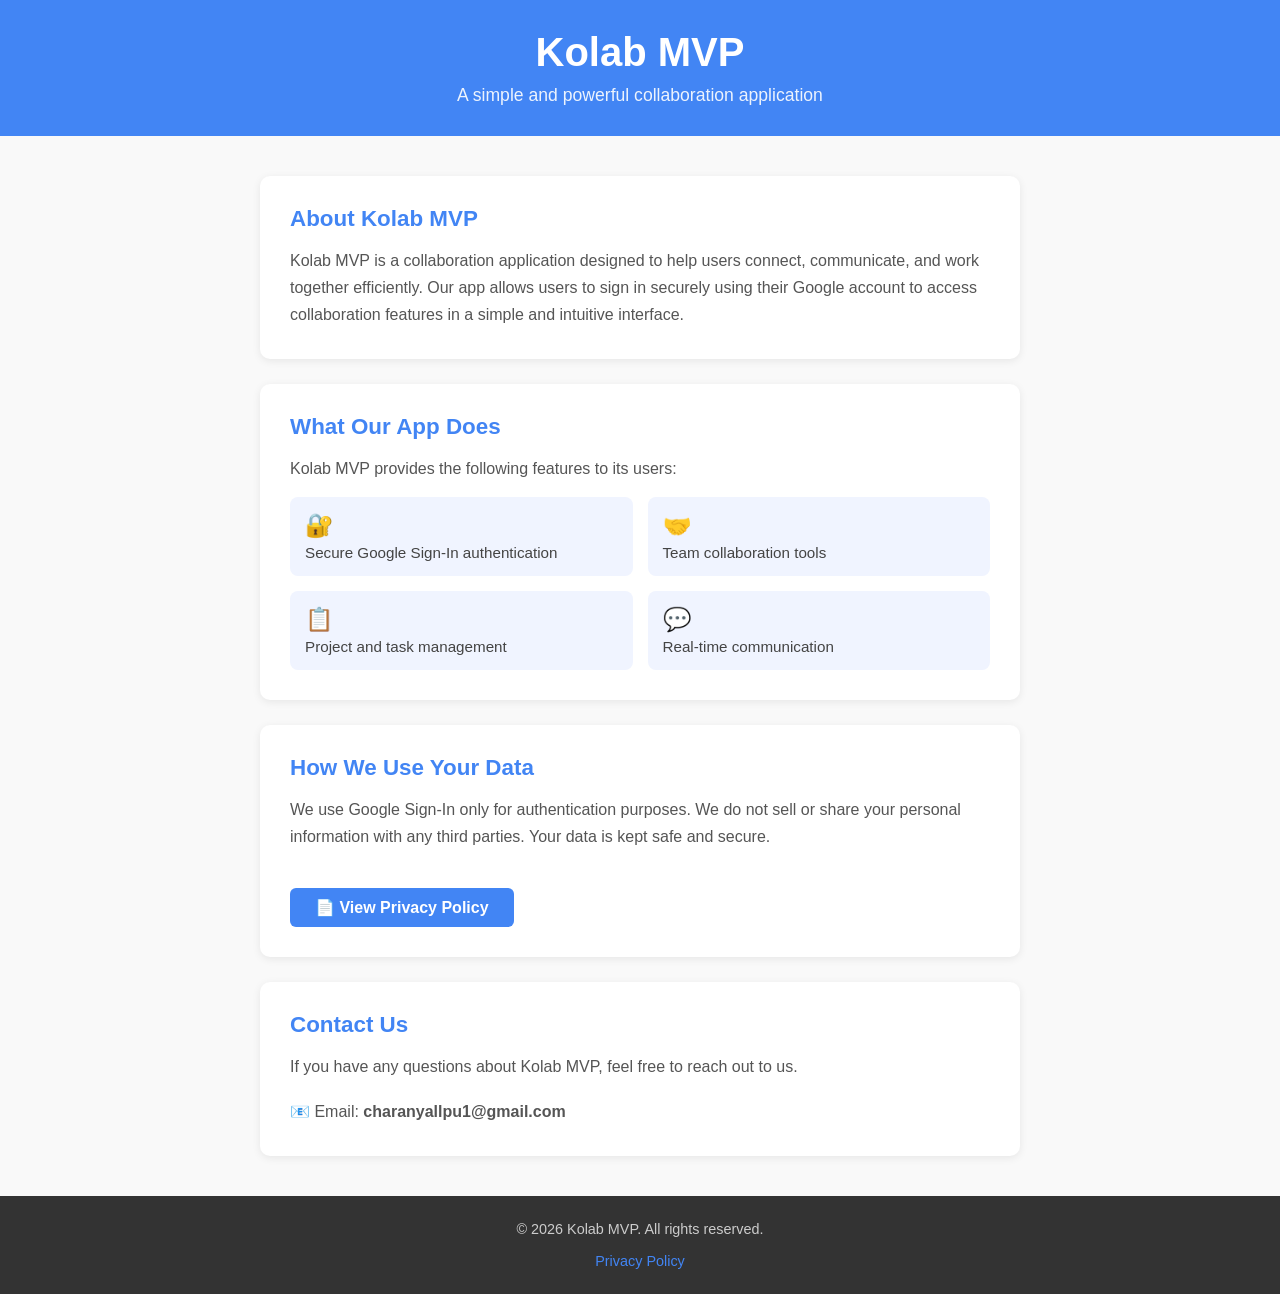
<file: index.html>
<!DOCTYPE html>
<html lang="en">
<head>
  <meta charset="UTF-8" />
  <meta name="viewport" content="width=device-width, initial-scale=1.0"/>
  <title>Kolab MVP</title>
  <style>
    * { margin: 0; padding: 0; box-sizing: border-box; }
    body {
      font-family: 'Segoe UI', sans-serif;
      background: #f9f9f9;
      color: #333;
    }
    header {
      background: #4285F4;
      color: white;
      padding: 30px 20px;
      text-align: center;
    }
    header h1 { font-size: 2.5em; }
    header p { font-size: 1.1em; margin-top: 10px; opacity: 0.9; }
    .container {
      max-width: 800px;
      margin: 40px auto;
      padding: 0 20px;
    }
    .section {
      background: white;
      border-radius: 10px;
      padding: 30px;
      margin-bottom: 25px;
      box-shadow: 0 2px 8px rgba(0,0,0,0.08);
    }
    .section h2 {
      color: #4285F4;
      margin-bottom: 15px;
      font-size: 1.4em;
    }
    .section p {
      line-height: 1.7;
      color: #555;
    }
    .features {
      display: grid;
      grid-template-columns: 1fr 1fr;
      gap: 15px;
      margin-top: 15px;
    }
    .feature-item {
      background: #f0f4ff;
      border-radius: 8px;
      padding: 15px;
      font-size: 0.95em;
      color: #444;
    }
    .feature-item span {
      font-size: 1.5em;
      display: block;
      margin-bottom: 5px;
    }
    footer {
      background: #333;
      color: #ccc;
      text-align: center;
      padding: 25px 20px;
      margin-top: 40px;
      font-size: 0.9em;
    }
    footer a {
      color: #4285F4;
      text-decoration: none;
    }
    .privacy-link {
      display: inline-block;
      margin-top: 20px;
      background: #4285F4;
      color: white;
      padding: 10px 25px;
      border-radius: 6px;
      text-decoration: none;
      font-weight: bold;
    }
    .privacy-link:hover { background: #3367d6; }
  </style>
</head>
<body>

  <header>
    <h1>Kolab MVP</h1>
    <p>A simple and powerful collaboration application</p>
  </header>

  <div class="container">

    <div class="section">
      <h2>About Kolab MVP</h2>
      <p>
        Kolab MVP is a collaboration application designed to help users connect, communicate,
        and work together efficiently. Our app allows users to sign in securely using their
        Google account to access collaboration features in a simple and intuitive interface.
      </p>
    </div>

    <div class="section">
      <h2>What Our App Does</h2>
      <p>Kolab MVP provides the following features to its users:</p>
      <div class="features">
        <div class="feature-item">
          <span>🔐</span>
          Secure Google Sign-In authentication
        </div>
        <div class="feature-item">
          <span>🤝</span>
          Team collaboration tools
        </div>
        <div class="feature-item">
          <span>📋</span>
          Project and task management
        </div>
        <div class="feature-item">
          <span>💬</span>
          Real-time communication
        </div>
      </div>
    </div>

    <div class="section">
      <h2>How We Use Your Data</h2>
      <p>
        We use Google Sign-In only for authentication purposes. We do not sell or share
        your personal information with any third parties. Your data is kept safe and secure.
      </p>
      <br/>
      <a href="privacy.html" class="privacy-link">📄 View Privacy Policy</a>
    </div>

    <div class="section">
      <h2>Contact Us</h2>
      <p>If you have any questions about Kolab MVP, feel free to reach out to us.</p>
      <br/>
      <p>📧 Email: <strong>charanyallpu1@gmail.com</strong></p>
    </div>

  </div>

  <footer>
    <p>© 2026 Kolab MVP. All rights reserved.</p>
    <br/>
    <a href="privacy.html">Privacy Policy</a>
  </footer>

</body>
</html>
</file>
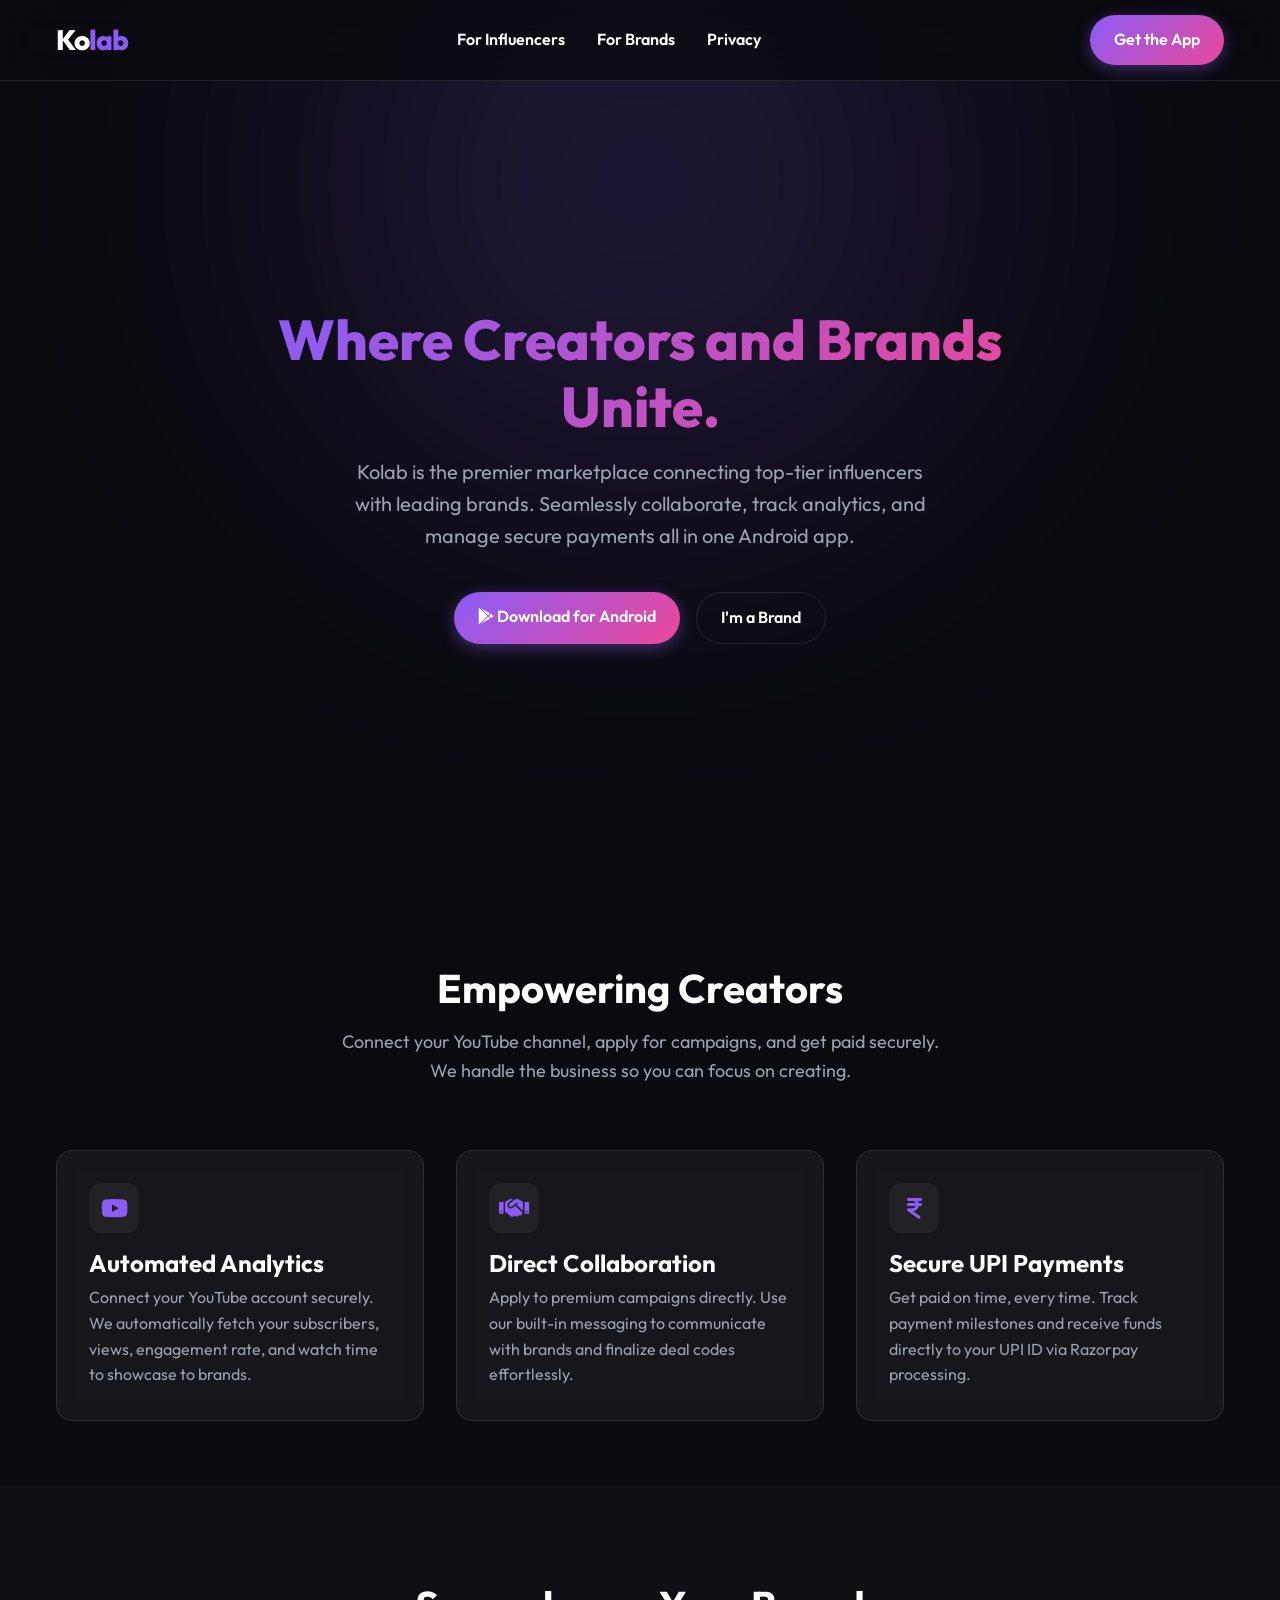
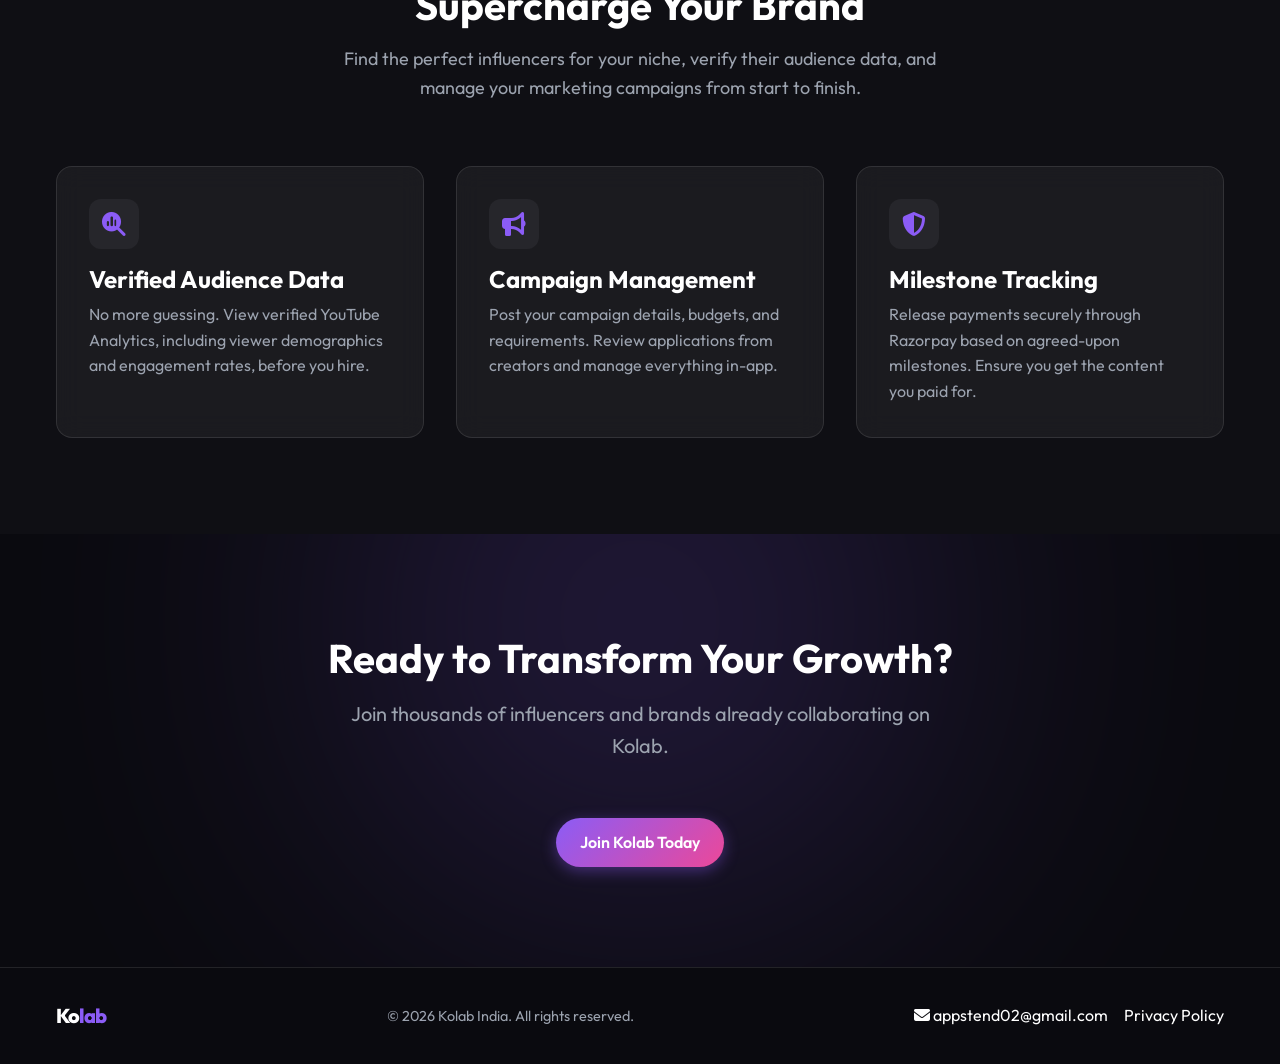
<file: website/index.html>
<!DOCTYPE html>
<html lang="en">
<head>
    <meta charset="UTF-8">
    <meta name="viewport" content="width=device-width, initial-scale=1.0">
    <title>Kolab - The Ultimate Influencer-Brand Marketplace</title>
    <meta name="description" content="Connect, collaborate, and create with Kolab. The leading marketplace Android app connecting influencers with top brands in India.">
    <link rel="stylesheet" href="styles.css">
    <link rel="stylesheet" href="https://cdnjs.cloudflare.com/ajax/libs/font-awesome/6.4.0/css/all.min.css">
</head>
<body>
    <header>
        <div class="container header-content">
            <a href="index.html" class="logo">Ko<span>lab</span></a>
            <nav class="nav-links">
                <a href="#influencers">For Influencers</a>
                <a href="#brands">For Brands</a>
                <a href="privacy.html">Privacy</a>
            </nav>
            <a href="#" class="btn btn-primary">Get the App</a>
        </div>
    </header>

    <section class="hero">
        <div class="container hero-content fade-in">
            <h1>Where Creators and Brands <br>Unite.</h1>
            <p>Kolab is the premier marketplace connecting top-tier influencers with leading brands. Seamlessly collaborate, track analytics, and manage secure payments all in one Android app.</p>
            <div class="hero-buttons">
                <a href="#" class="btn btn-primary"><i class="fa-brands fa-google-play"></i> Download for Android</a>
                <a href="#brands" class="btn btn-secondary">I'm a Brand</a>
            </div>
        </div>
    </section>

    <section id="influencers" class="features-section">
        <div class="container">
            <h2 class="fade-in">Empowering Creators</h2>
            <p class="fade-in" style="text-align: center; max-width: 600px; margin: 0 auto;">Connect your YouTube channel, apply for campaigns, and get paid securely. We handle the business so you can focus on creating.</p>
            
            <div class="features-grid">
                <div class="feature-card glass-panel fade-in">
                    <div class="feature-icon"><i class="fa-brands fa-youtube"></i></div>
                    <h3>Automated Analytics</h3>
                    <p>Connect your YouTube account securely. We automatically fetch your subscribers, views, engagement rate, and watch time to showcase to brands.</p>
                </div>
                <div class="feature-card glass-panel fade-in">
                    <div class="feature-icon"><i class="fa-solid fa-handshake"></i></div>
                    <h3>Direct Collaboration</h3>
                    <p>Apply to premium campaigns directly. Use our built-in messaging to communicate with brands and finalize deal codes effortlessly.</p>
                </div>
                <div class="feature-card glass-panel fade-in">
                    <div class="feature-icon"><i class="fa-solid fa-indian-rupee-sign"></i></div>
                    <h3>Secure UPI Payments</h3>
                    <p>Get paid on time, every time. Track payment milestones and receive funds directly to your UPI ID via Razorpay processing.</p>
                </div>
            </div>
        </div>
    </section>

    <section id="brands" class="features-section" style="background: rgba(255,255,255,0.02); padding-top: 6rem; padding-bottom: 6rem;">
        <div class="container">
            <h2 class="fade-in">Supercharge Your Brand</h2>
            <p class="fade-in" style="text-align: center; max-width: 600px; margin: 0 auto;">Find the perfect influencers for your niche, verify their audience data, and manage your marketing campaigns from start to finish.</p>
            
            <div class="features-grid">
                <div class="feature-card glass-panel fade-in">
                    <div class="feature-icon"><i class="fa-solid fa-magnifying-glass-chart"></i></div>
                    <h3>Verified Audience Data</h3>
                    <p>No more guessing. View verified YouTube Analytics, including viewer demographics and engagement rates, before you hire.</p>
                </div>
                <div class="feature-card glass-panel fade-in">
                    <div class="feature-icon"><i class="fa-solid fa-bullhorn"></i></div>
                    <h3>Campaign Management</h3>
                    <p>Post your campaign details, budgets, and requirements. Review applications from creators and manage everything in-app.</p>
                </div>
                <div class="feature-card glass-panel fade-in">
                    <div class="feature-icon"><i class="fa-solid fa-shield-halved"></i></div>
                    <h3>Milestone Tracking</h3>
                    <p>Release payments securely through Razorpay based on agreed-upon milestones. Ensure you get the content you paid for.</p>
                </div>
            </div>
        </div>
    </section>

    <section class="hero" style="min-height: 40vh; padding-top: 100px;">
        <div class="container hero-content fade-in">
            <h2>Ready to Transform Your Growth?</h2>
            <p>Join thousands of influencers and brands already collaborating on Kolab.</p>
            <a href="#" class="btn btn-primary" style="margin-top: 1rem;">Join Kolab Today</a>
        </div>
    </section>

    <footer>
        <div class="container footer-content">
            <div class="logo" style="font-size: 1.25rem;">Ko<span>lab</span></div>
            <p style="margin-bottom: 0; font-size: 0.9rem;">&copy; 2026 Kolab India. All rights reserved.</p>
            <div class="footer-links">
                <a href="mailto:appstend02@gmail.com"><i class="fa-solid fa-envelope"></i> appstend02@gmail.com</a>
                <a href="privacy.html">Privacy Policy</a>
            </div>
        </div>
    </footer>

    <script src="script.js"></script>
</body>
</html>
</file>
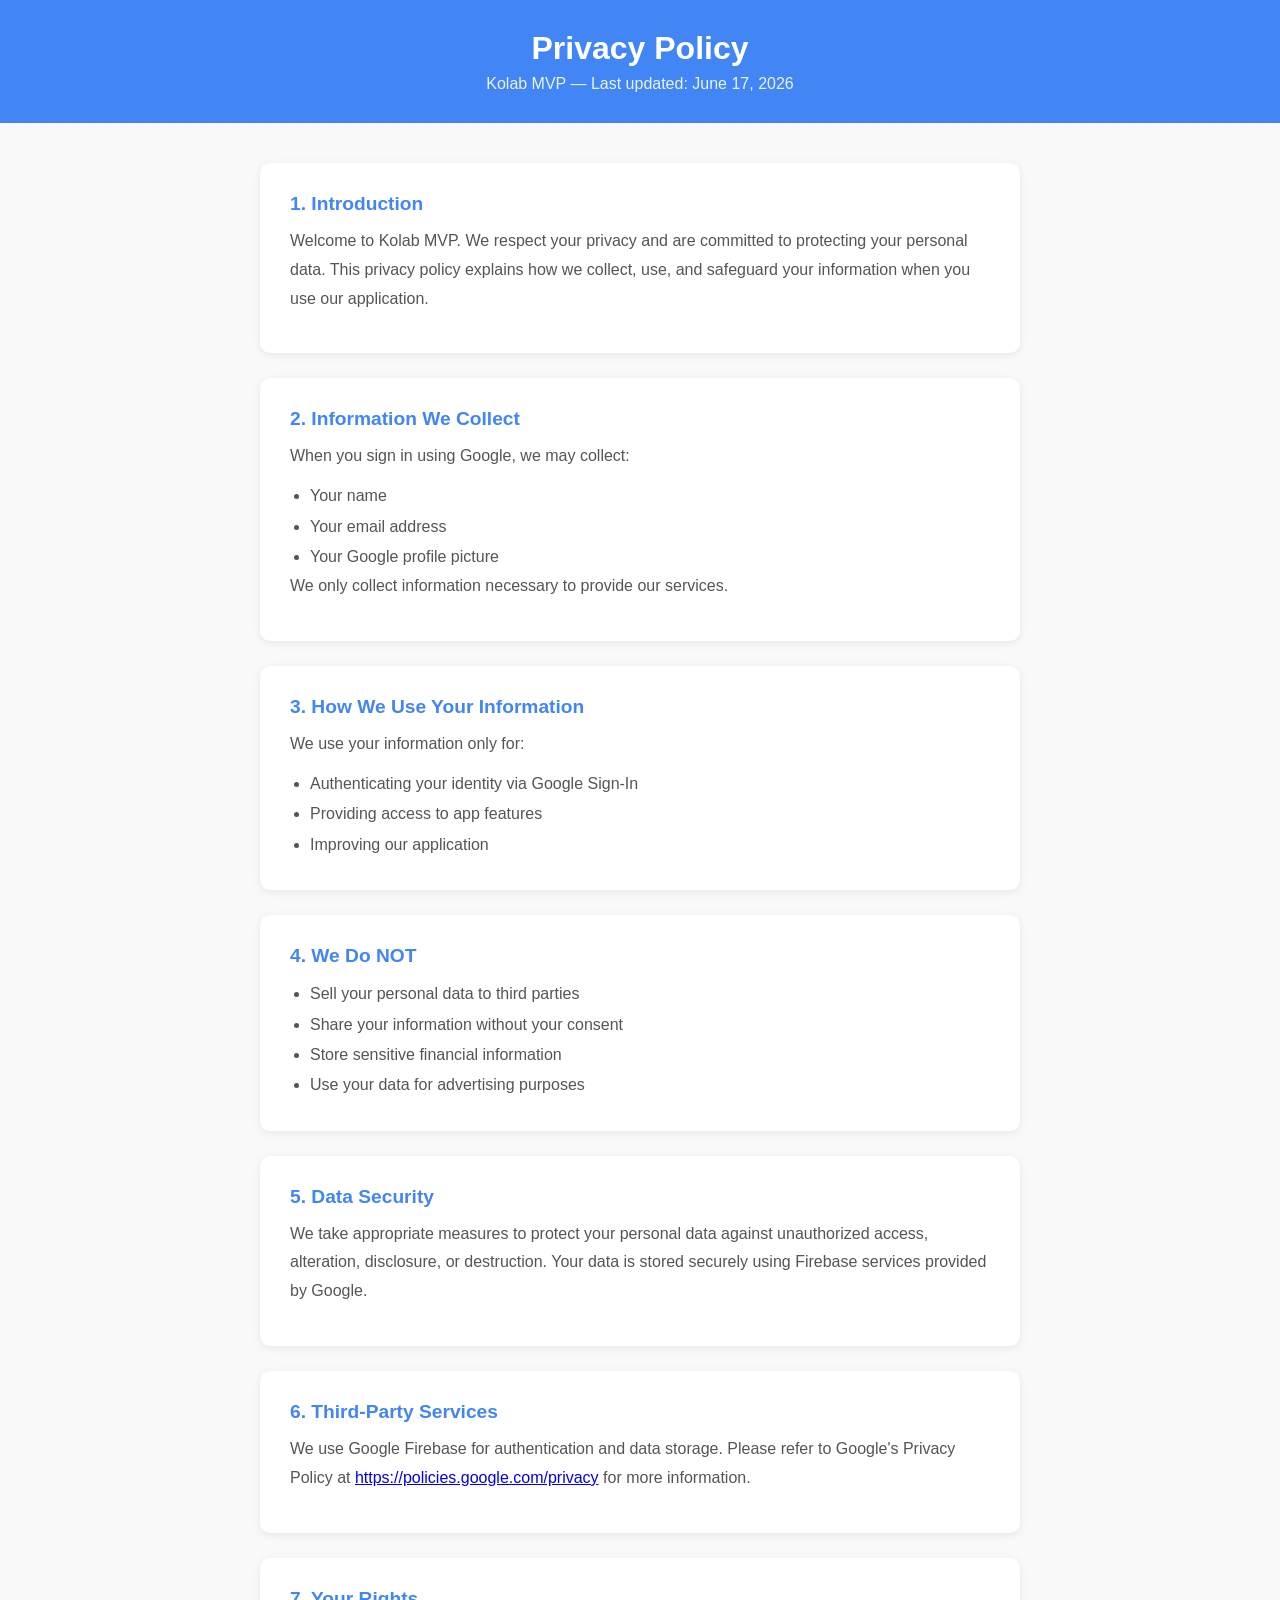
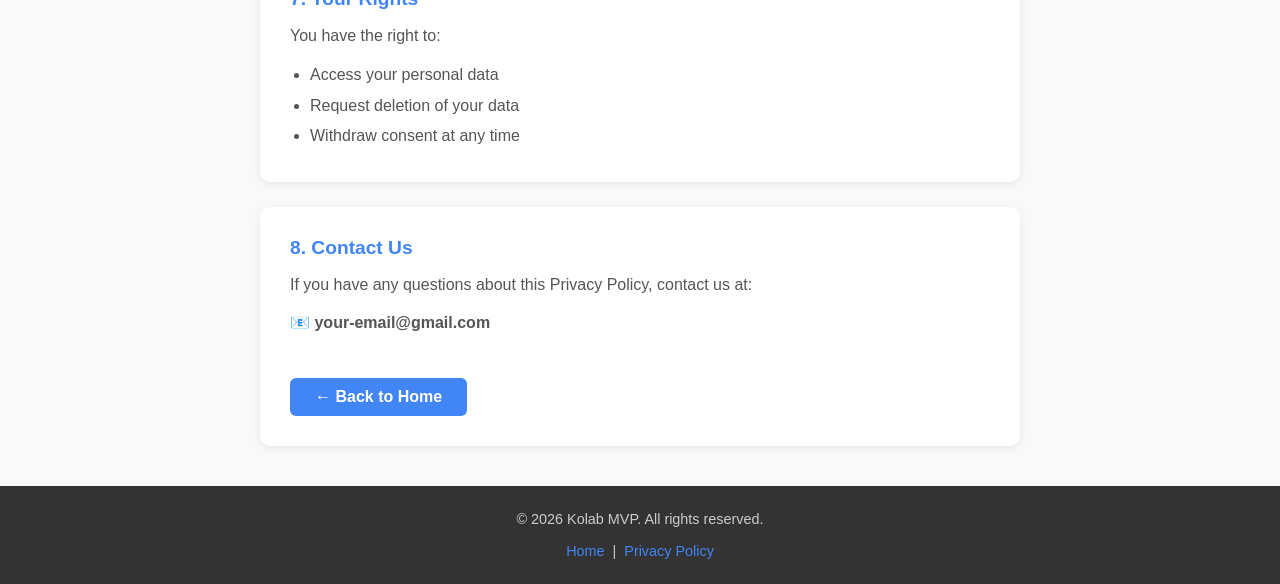
<file: privacy.html>
<!DOCTYPE html>
<html lang="en">
<head>
  <meta charset="UTF-8" />
  <meta name="viewport" content="width=device-width, initial-scale=1.0"/>
  <title>Privacy Policy - Kolab MVP</title>
  <style>
    * { margin: 0; padding: 0; box-sizing: border-box; }
    body {
      font-family: 'Segoe UI', sans-serif;
      background: #f9f9f9;
      color: #333;
    }
    header {
      background: #4285F4;
      color: white;
      padding: 30px 20px;
      text-align: center;
    }
    header h1 { font-size: 2em; }
    header p { margin-top: 8px; opacity: 0.9; }
    .container {
      max-width: 800px;
      margin: 40px auto;
      padding: 0 20px;
    }
    .section {
      background: white;
      border-radius: 10px;
      padding: 30px;
      margin-bottom: 25px;
      box-shadow: 0 2px 8px rgba(0,0,0,0.08);
    }
    .section h2 {
      color: #4285F4;
      margin-bottom: 12px;
      font-size: 1.2em;
    }
    .section p {
      line-height: 1.8;
      color: #555;
      margin-bottom: 10px;
    }
    .section ul {
      margin-left: 20px;
      color: #555;
      line-height: 1.9;
    }
    footer {
      background: #333;
      color: #ccc;
      text-align: center;
      padding: 25px 20px;
      margin-top: 40px;
      font-size: 0.9em;
    }
    footer a { color: #4285F4; text-decoration: none; }
    .back-btn {
      display: inline-block;
      margin: 30px 0 0 0;
      background: #4285F4;
      color: white;
      padding: 10px 25px;
      border-radius: 6px;
      text-decoration: none;
      font-weight: bold;
    }
  </style>
</head>
<body>

  <header>
    <h1>Privacy Policy</h1>
    <p>Kolab MVP — Last updated: June 17, 2026</p>
  </header>

  <div class="container">

    <div class="section">
      <h2>1. Introduction</h2>
      <p>
        Welcome to Kolab MVP. We respect your privacy and are committed to protecting
        your personal data. This privacy policy explains how we collect, use, and
        safeguard your information when you use our application.
      </p>
    </div>

    <div class="section">
      <h2>2. Information We Collect</h2>
      <p>When you sign in using Google, we may collect:</p>
      <ul>
        <li>Your name</li>
        <li>Your email address</li>
        <li>Your Google profile picture</li>
      </ul>
      <p>We only collect information necessary to provide our services.</p>
    </div>

    <div class="section">
      <h2>3. How We Use Your Information</h2>
      <p>We use your information only for:</p>
      <ul>
        <li>Authenticating your identity via Google Sign-In</li>
        <li>Providing access to app features</li>
        <li>Improving our application</li>
      </ul>
    </div>

    <div class="section">
      <h2>4. We Do NOT</h2>
      <ul>
        <li>Sell your personal data to third parties</li>
        <li>Share your information without your consent</li>
        <li>Store sensitive financial information</li>
        <li>Use your data for advertising purposes</li>
      </ul>
    </div>

    <div class="section">
      <h2>5. Data Security</h2>
      <p>
        We take appropriate measures to protect your personal data against unauthorized
        access, alteration, disclosure, or destruction. Your data is stored securely
        using Firebase services provided by Google.
      </p>
    </div>

    <div class="section">
      <h2>6. Third-Party Services</h2>
      <p>
        We use Google Firebase for authentication and data storage. Please refer to
        Google's Privacy Policy at
        <a href="https://policies.google.com/privacy" target="_blank">https://policies.google.com/privacy</a>
        for more information.
      </p>
    </div>

    <div class="section">
      <h2>7. Your Rights</h2>
      <p>You have the right to:</p>
      <ul>
        <li>Access your personal data</li>
        <li>Request deletion of your data</li>
        <li>Withdraw consent at any time</li>
      </ul>
    </div>

    <div class="section">
      <h2>8. Contact Us</h2>
      <p>If you have any questions about this Privacy Policy, contact us at:</p>
      <p>📧 <strong>your-email@gmail.com</strong></p>
      <a href="index.html" class="back-btn">← Back to Home</a>
    </div>

  </div>

  <footer>
    <p>© 2026 Kolab MVP. All rights reserved.</p>
    <br/>
    <a href="index.html">Home</a> &nbsp;|&nbsp;
    <a href="privacy.html">Privacy Policy</a>
  </footer>

</body>
</html>
</file>
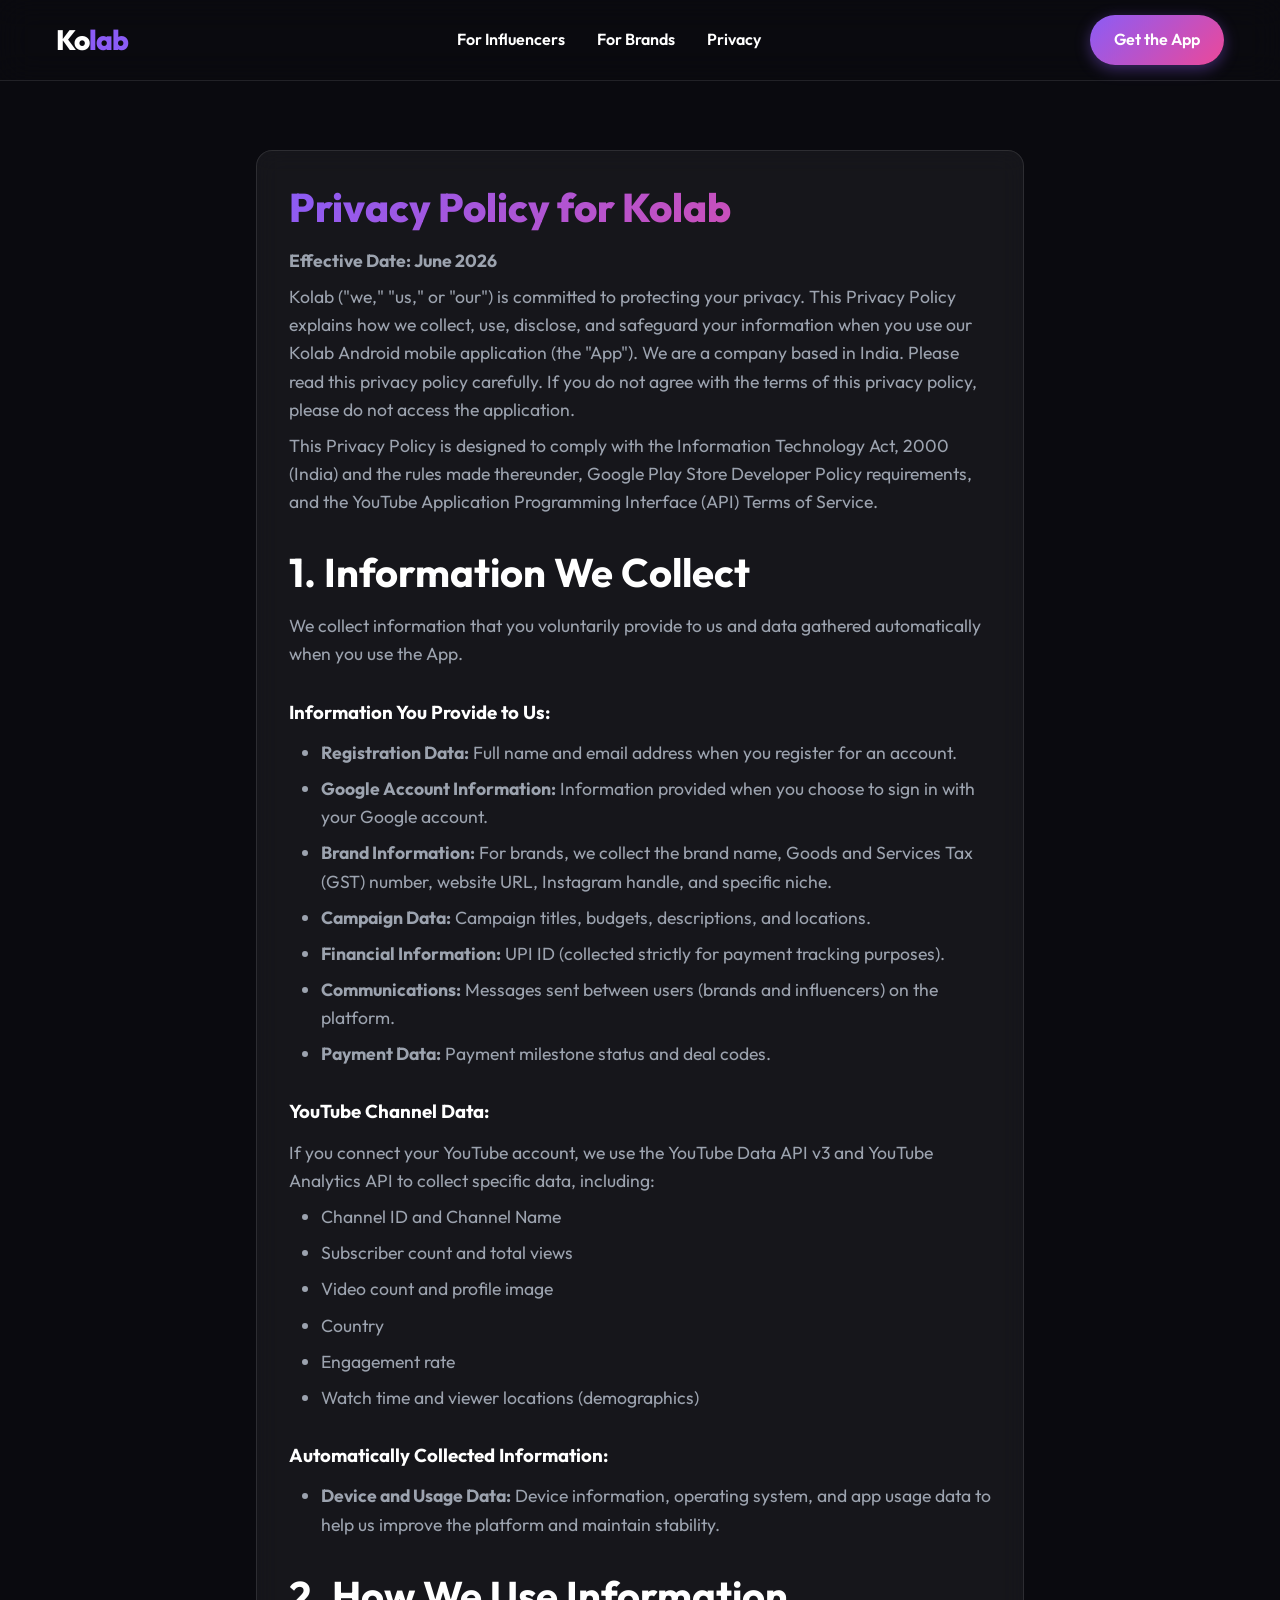
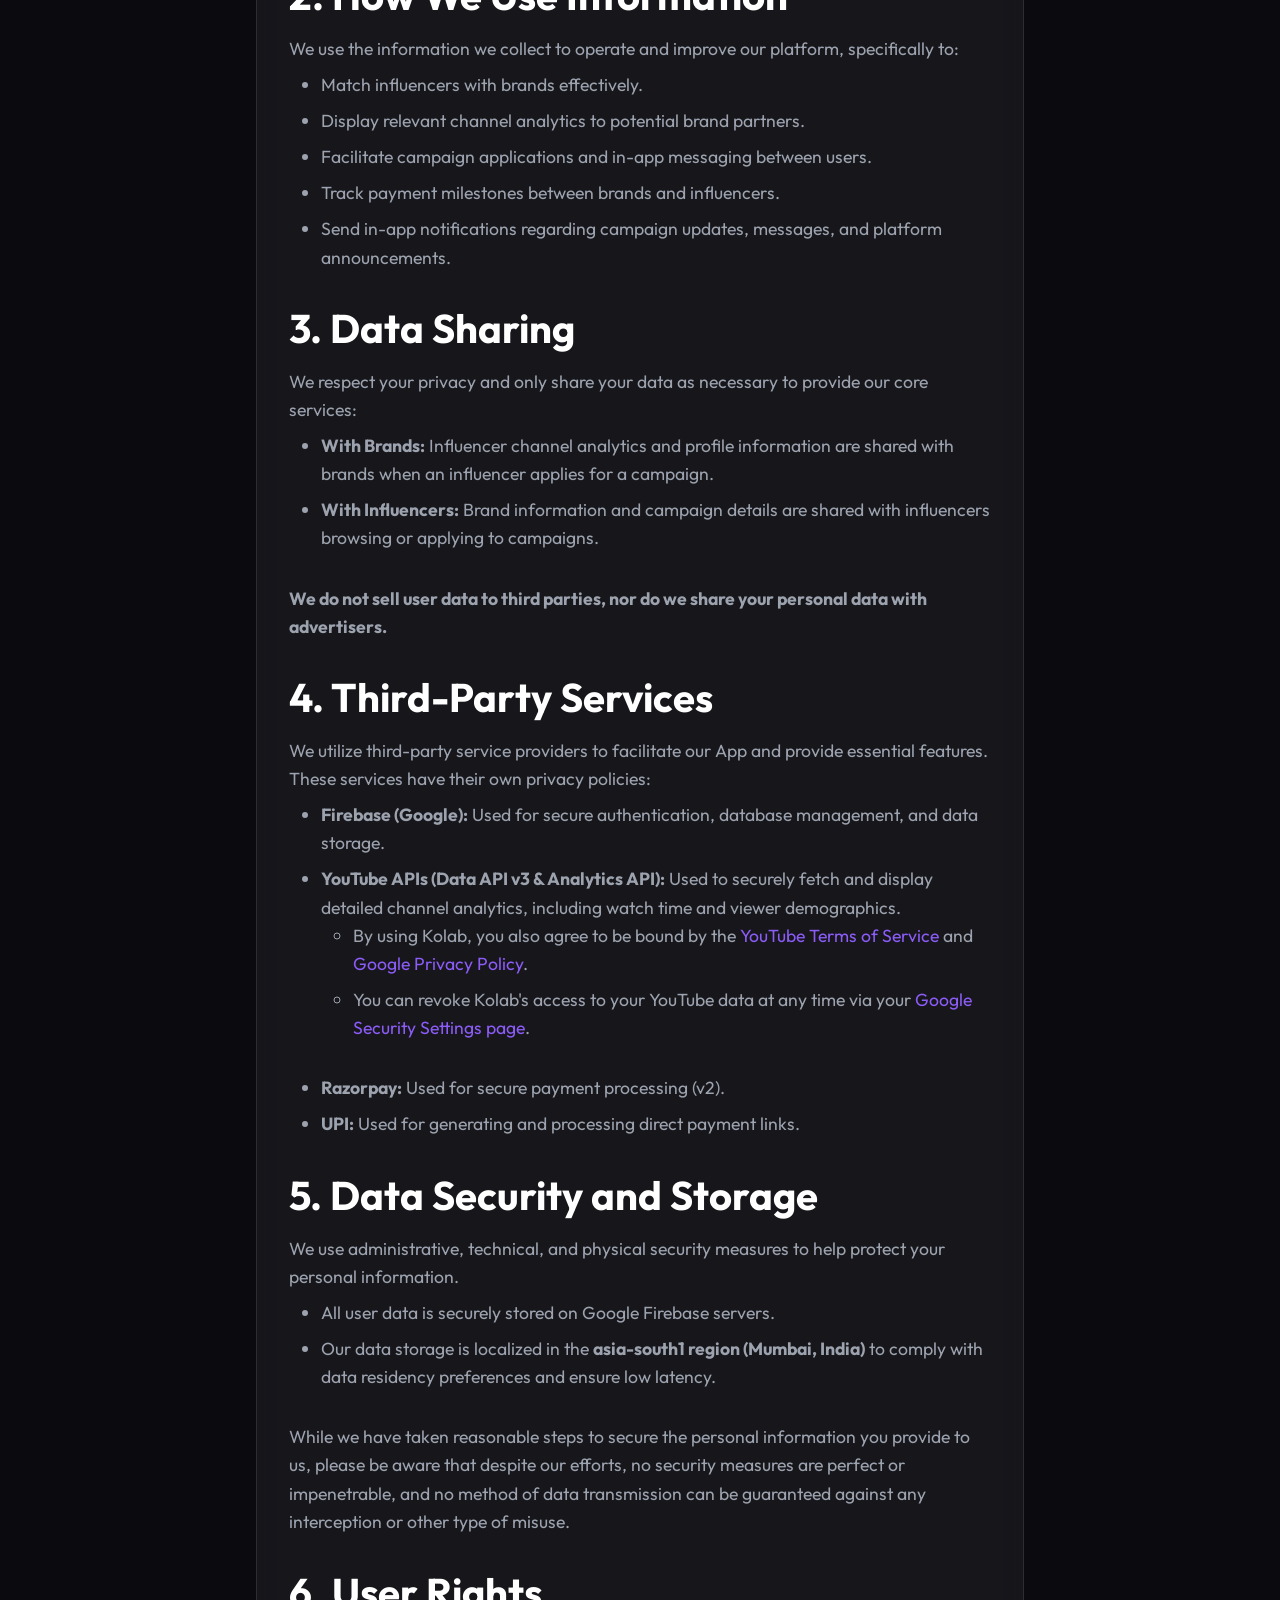
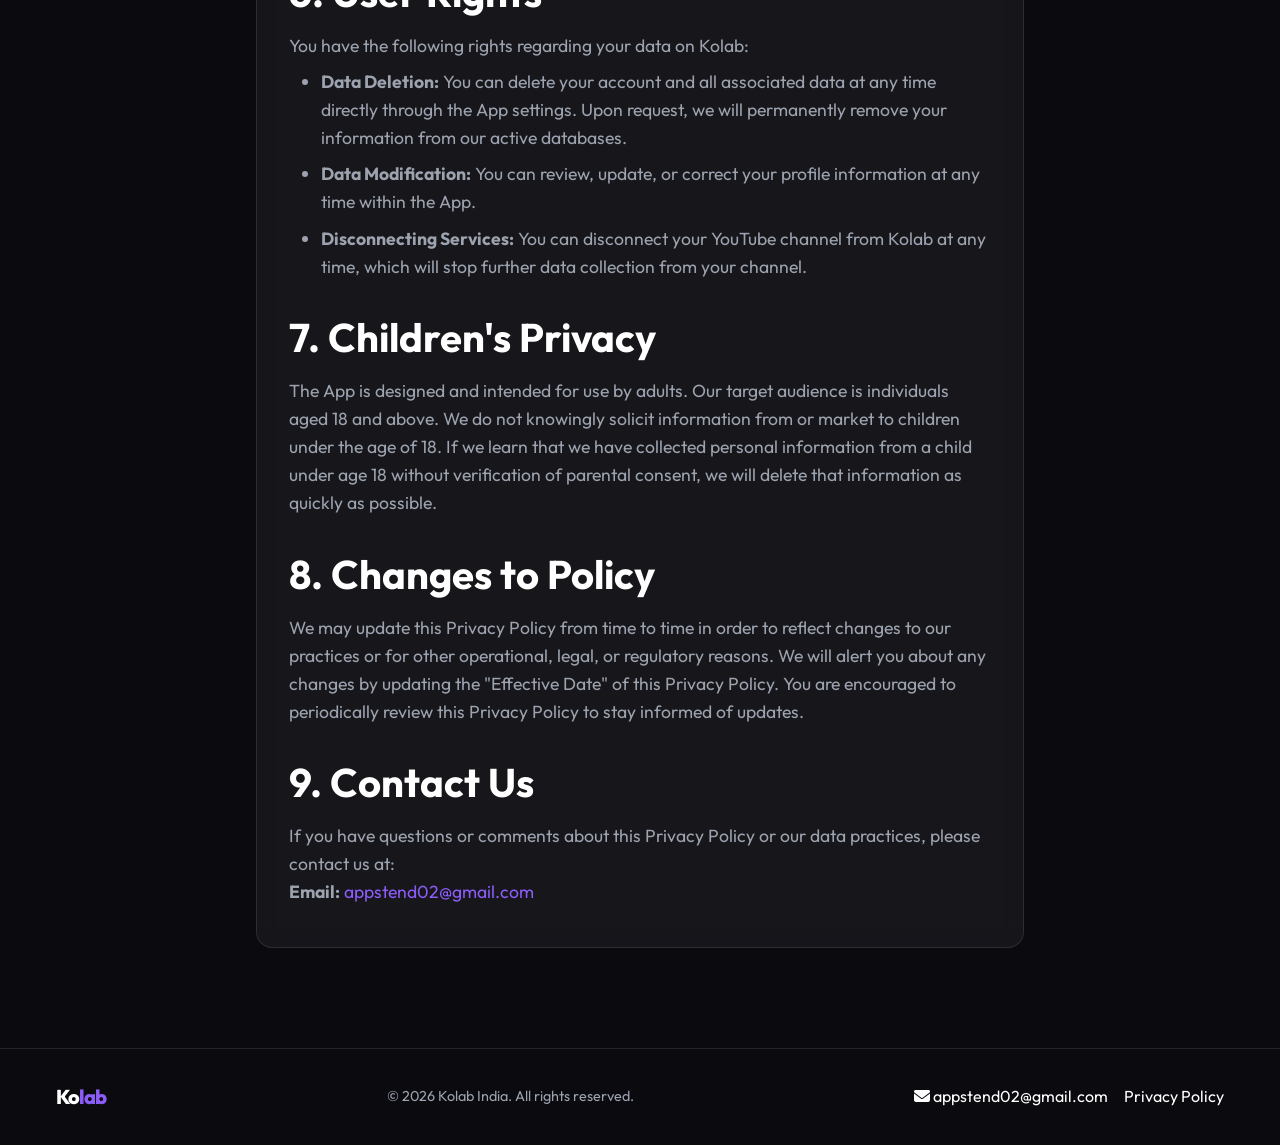
<file: website/privacy.html>
<!DOCTYPE html>
<html lang="en">
<head>
    <meta charset="UTF-8">
    <meta name="viewport" content="width=device-width, initial-scale=1.0">
    <title>Privacy Policy - Kolab</title>
    <meta name="description" content="Privacy Policy for Kolab">
    <link rel="stylesheet" href="styles.css">
    <link rel="stylesheet" href="https://cdnjs.cloudflare.com/ajax/libs/font-awesome/6.4.0/css/all.min.css">
</head>
<body>
    <header>
        <div class="container header-content">
            <a href="index.html" class="logo">Ko<span>lab</span></a>
            <nav class="nav-links">
                <a href="index.html#influencers">For Influencers</a>
                <a href="index.html#brands">For Brands</a>
                <a href="privacy.html">Privacy</a>
            </nav>
            <a href="#" class="btn btn-primary">Get the App</a>
        </div>
    </header>

    <div class="container privacy-container">
        <div class="privacy-content fade-in glass-panel">
            <h1 style="font-size: 2.5rem; text-align: left; margin-bottom: 1rem;">Privacy Policy for Kolab</h1>
            <p><strong>Effective Date: June 2026</strong></p>

            <p>Kolab ("we," "us," or "our") is committed to protecting your privacy. This Privacy Policy explains how we collect, use, disclose, and safeguard your information when you use our Kolab Android mobile application (the "App"). We are a company based in India. Please read this privacy policy carefully. If you do not agree with the terms of this privacy policy, please do not access the application.</p>

            <p>This Privacy Policy is designed to comply with the Information Technology Act, 2000 (India) and the rules made thereunder, Google Play Store Developer Policy requirements, and the YouTube Application Programming Interface (API) Terms of Service.</p>

            <h2>1. Information We Collect</h2>
            <p>We collect information that you voluntarily provide to us and data gathered automatically when you use the App.</p>

            <h3>Information You Provide to Us:</h3>
            <ul>
                <li><strong>Registration Data:</strong> Full name and email address when you register for an account.</li>
                <li><strong>Google Account Information:</strong> Information provided when you choose to sign in with your Google account.</li>
                <li><strong>Brand Information:</strong> For brands, we collect the brand name, Goods and Services Tax (GST) number, website URL, Instagram handle, and specific niche.</li>
                <li><strong>Campaign Data:</strong> Campaign titles, budgets, descriptions, and locations.</li>
                <li><strong>Financial Information:</strong> UPI ID (collected strictly for payment tracking purposes).</li>
                <li><strong>Communications:</strong> Messages sent between users (brands and influencers) on the platform.</li>
                <li><strong>Payment Data:</strong> Payment milestone status and deal codes.</li>
            </ul>

            <h3>YouTube Channel Data:</h3>
            <p>If you connect your YouTube account, we use the YouTube Data API v3 and YouTube Analytics API to collect specific data, including:</p>
            <ul>
                <li>Channel ID and Channel Name</li>
                <li>Subscriber count and total views</li>
                <li>Video count and profile image</li>
                <li>Country</li>
                <li>Engagement rate</li>
                <li>Watch time and viewer locations (demographics)</li>
            </ul>

            <h3>Automatically Collected Information:</h3>
            <ul>
                <li><strong>Device and Usage Data:</strong> Device information, operating system, and app usage data to help us improve the platform and maintain stability.</li>
            </ul>

            <h2>2. How We Use Information</h2>
            <p>We use the information we collect to operate and improve our platform, specifically to:</p>
            <ul>
                <li>Match influencers with brands effectively.</li>
                <li>Display relevant channel analytics to potential brand partners.</li>
                <li>Facilitate campaign applications and in-app messaging between users.</li>
                <li>Track payment milestones between brands and influencers.</li>
                <li>Send in-app notifications regarding campaign updates, messages, and platform announcements.</li>
            </ul>

            <h2>3. Data Sharing</h2>
            <p>We respect your privacy and only share your data as necessary to provide our core services:</p>
            <ul>
                <li><strong>With Brands:</strong> Influencer channel analytics and profile information are shared with brands when an influencer applies for a campaign.</li>
                <li><strong>With Influencers:</strong> Brand information and campaign details are shared with influencers browsing or applying to campaigns.</li>
            </ul>
            <p><strong>We do not sell user data to third parties, nor do we share your personal data with advertisers.</strong></p>

            <h2>4. Third-Party Services</h2>
            <p>We utilize third-party service providers to facilitate our App and provide essential features. These services have their own privacy policies:</p>
            <ul>
                <li><strong>Firebase (Google):</strong> Used for secure authentication, database management, and data storage.</li>
                <li><strong>YouTube APIs (Data API v3 & Analytics API):</strong> Used to securely fetch and display detailed channel analytics, including watch time and viewer demographics.
                    <ul>
                        <li>By using Kolab, you also agree to be bound by the <a href="https://www.youtube.com/t/terms" target="_blank" style="color: var(--accent-primary);">YouTube Terms of Service</a> and <a href="https://policies.google.com/privacy" target="_blank" style="color: var(--accent-primary);">Google Privacy Policy</a>.</li>
                        <li>You can revoke Kolab's access to your YouTube data at any time via your <a href="https://security.google.com/settings/security/permissions" target="_blank" style="color: var(--accent-primary);">Google Security Settings page</a>.</li>
                    </ul>
                </li>
                <li><strong>Razorpay:</strong> Used for secure payment processing (v2).</li>
                <li><strong>UPI:</strong> Used for generating and processing direct payment links.</li>
            </ul>

            <h2>5. Data Security and Storage</h2>
            <p>We use administrative, technical, and physical security measures to help protect your personal information.</p>
            <ul>
                <li>All user data is securely stored on Google Firebase servers.</li>
                <li>Our data storage is localized in the <strong>asia-south1 region (Mumbai, India)</strong> to comply with data residency preferences and ensure low latency.</li>
            </ul>
            <p>While we have taken reasonable steps to secure the personal information you provide to us, please be aware that despite our efforts, no security measures are perfect or impenetrable, and no method of data transmission can be guaranteed against any interception or other type of misuse.</p>

            <h2>6. User Rights</h2>
            <p>You have the following rights regarding your data on Kolab:</p>
            <ul>
                <li><strong>Data Deletion:</strong> You can delete your account and all associated data at any time directly through the App settings. Upon request, we will permanently remove your information from our active databases.</li>
                <li><strong>Data Modification:</strong> You can review, update, or correct your profile information at any time within the App.</li>
                <li><strong>Disconnecting Services:</strong> You can disconnect your YouTube channel from Kolab at any time, which will stop further data collection from your channel.</li>
            </ul>

            <h2>7. Children's Privacy</h2>
            <p>The App is designed and intended for use by adults. Our target audience is individuals aged 18 and above. We do not knowingly solicit information from or market to children under the age of 18. If we learn that we have collected personal information from a child under age 18 without verification of parental consent, we will delete that information as quickly as possible.</p>

            <h2>8. Changes to Policy</h2>
            <p>We may update this Privacy Policy from time to time in order to reflect changes to our practices or for other operational, legal, or regulatory reasons. We will alert you about any changes by updating the "Effective Date" of this Privacy Policy. You are encouraged to periodically review this Privacy Policy to stay informed of updates.</p>

            <h2>9. Contact Us</h2>
            <p>If you have questions or comments about this Privacy Policy or our data practices, please contact us at:<br>
            <strong>Email:</strong> <a href="mailto:appstend02@gmail.com" style="color: var(--accent-primary);">appstend02@gmail.com</a></p>
        </div>
    </div>

    <footer>
        <div class="container footer-content">
            <div class="logo" style="font-size: 1.25rem;">Ko<span>lab</span></div>
            <p style="margin-bottom: 0; font-size: 0.9rem;">&copy; 2026 Kolab India. All rights reserved.</p>
            <div class="footer-links">
                <a href="mailto:appstend02@gmail.com"><i class="fa-solid fa-envelope"></i> appstend02@gmail.com</a>
                <a href="privacy.html">Privacy Policy</a>
            </div>
        </div>
    </footer>

    <script src="script.js"></script>
</body>
</html>
</file>
<file: website/styles.css>
@import url('https://fonts.googleapis.com/css2?family=Outfit:wght@300;400;600;700;800&display=swap');

:root {
  --bg-color: #0a0a0f;
  --surface-color: rgba(255, 255, 255, 0.05);
  --surface-border: rgba(255, 255, 255, 0.1);
  --text-primary: #ffffff;
  --text-secondary: #9ca3af;
  --accent-primary: #8b5cf6;
  --accent-secondary: #ec4899;
  --accent-gradient: linear-gradient(135deg, #8b5cf6 0%, #ec4899 100%);
  --spacing-sm: 0.5rem;
  --spacing-md: 1rem;
  --spacing-lg: 2rem;
  --spacing-xl: 4rem;
  --border-radius: 16px;
  --transition: all 0.3s ease;
}

* {
  margin: 0;
  padding: 0;
  box-sizing: border-box;
  font-family: 'Outfit', sans-serif;
}

body {
  background-color: var(--bg-color);
  color: var(--text-primary);
  line-height: 1.6;
  overflow-x: hidden;
}

/* Typography */
h1, h2, h3, h4 {
  line-height: 1.2;
  margin-bottom: var(--spacing-md);
}

h1 {
  font-size: 3.5rem;
  font-weight: 800;
  background: var(--accent-gradient);
  -webkit-background-clip: text;
  -webkit-text-fill-color: transparent;
  background-clip: text;
}

h2 {
  font-size: 2.5rem;
  font-weight: 700;
  text-align: center;
}

p {
  color: var(--text-secondary);
  font-size: 1.125rem;
  margin-bottom: var(--spacing-lg);
}

a {
  color: var(--text-primary);
  text-decoration: none;
  transition: var(--transition);
}

a:hover {
  color: var(--accent-secondary);
}

/* Glassmorphism Utilities */
.glass-panel {
  background: var(--surface-color);
  backdrop-filter: blur(12px);
  -webkit-backdrop-filter: blur(12px);
  border: 1px solid var(--surface-border);
  border-radius: var(--border-radius);
  padding: var(--spacing-lg);
}

/* Layout */
.container {
  max-width: 1200px;
  margin: 0 auto;
  padding: 0 var(--spacing-md);
}

/* Header */
header {
  position: fixed;
  top: 0;
  left: 0;
  right: 0;
  z-index: 1000;
  background: rgba(10, 10, 15, 0.8);
  backdrop-filter: blur(16px);
  border-bottom: 1px solid var(--surface-border);
}

.header-content {
  display: flex;
  justify-content: space-between;
  align-items: center;
  height: 80px;
}

.logo {
  font-size: 1.75rem;
  font-weight: 800;
  color: var(--text-primary);
  letter-spacing: -1px;
}

.logo span {
  color: var(--accent-primary);
}

.nav-links {
  display: flex;
  gap: var(--spacing-lg);
}

.nav-links a {
  font-weight: 600;
  font-size: 1rem;
}

/* Buttons */
.btn {
  display: inline-block;
  padding: 0.75rem 1.5rem;
  border-radius: 50px;
  font-weight: 600;
  cursor: pointer;
  transition: var(--transition);
  border: none;
  outline: none;
}

.btn-primary {
  background: var(--accent-gradient);
  color: white;
  box-shadow: 0 4px 15px rgba(139, 92, 246, 0.4);
}

.btn-primary:hover {
  transform: translateY(-2px);
  box-shadow: 0 6px 20px rgba(139, 92, 246, 0.6);
  color: white;
}

.btn-secondary {
  background: transparent;
  color: var(--text-primary);
  border: 1px solid var(--surface-border);
}

.btn-secondary:hover {
  background: var(--surface-color);
}

/* Hero Section */
.hero {
  padding-top: 150px;
  padding-bottom: 100px;
  min-height: 100vh;
  display: flex;
  align-items: center;
  position: relative;
  overflow: hidden;
}

.hero::before {
  content: '';
  position: absolute;
  top: 20%;
  left: 50%;
  transform: translate(-50%, -50%);
  width: 600px;
  height: 600px;
  background: var(--accent-primary);
  filter: blur(150px);
  opacity: 0.2;
  border-radius: 50%;
  z-index: -1;
}

.hero-content {
  text-align: center;
  max-width: 800px;
  margin: 0 auto;
}

.hero-content p {
  font-size: 1.25rem;
  max-width: 600px;
  margin: 0 auto 2.5rem;
}

.hero-buttons {
  display: flex;
  justify-content: center;
  gap: var(--spacing-md);
}

/* Features Section */
.features-section {
  padding: var(--spacing-xl) 0;
}

.features-grid {
  display: grid;
  grid-template-columns: repeat(auto-fit, minmax(300px, 1fr));
  gap: var(--spacing-lg);
  margin-top: var(--spacing-xl);
}

.feature-card {
  text-align: left;
  transition: var(--transition);
}

.feature-card:hover {
  transform: translateY(-10px);
  border-color: rgba(139, 92, 246, 0.5);
}

.feature-icon {
  width: 50px;
  height: 50px;
  background: var(--surface-color);
  border-radius: 12px;
  display: flex;
  align-items: center;
  justify-content: center;
  margin-bottom: var(--spacing-md);
  font-size: 1.5rem;
  color: var(--accent-primary);
}

.feature-card h3 {
  font-size: 1.5rem;
  margin-bottom: var(--spacing-sm);
}

.feature-card p {
  font-size: 1rem;
  margin-bottom: 0;
}

/* Privacy Policy Layout */
.privacy-container {
  padding-top: 150px;
  padding-bottom: 100px;
  max-width: 800px;
}

.privacy-content h2, .privacy-content h3 {
  text-align: left;
  margin-top: var(--spacing-lg);
  color: var(--text-primary);
}

.privacy-content p, .privacy-content li {
  color: var(--text-secondary);
  font-size: 1.1rem;
  margin-bottom: var(--spacing-sm);
}

.privacy-content ul {
  margin-bottom: var(--spacing-lg);
  padding-left: var(--spacing-lg);
}

/* Footer */
footer {
  border-top: 1px solid var(--surface-border);
  padding: var(--spacing-lg) 0;
  text-align: center;
}

.footer-content {
  display: flex;
  justify-content: space-between;
  align-items: center;
  flex-wrap: wrap;
  gap: var(--spacing-md);
}

.footer-links {
  display: flex;
  gap: var(--spacing-md);
}

/* Animations */
.fade-in {
  opacity: 0;
  transform: translateY(20px);
  transition: opacity 0.6s ease-out, transform 0.6s ease-out;
}

.fade-in.visible {
  opacity: 1;
  transform: translateY(0);
}

/* Responsive */
@media (max-width: 768px) {
  h1 { font-size: 2.5rem; }
  h2 { font-size: 2rem; }
  .nav-links { display: none; }
  .hero-buttons { flex-direction: column; }
  .footer-content { flex-direction: column; text-align: center; }
}
</file>
